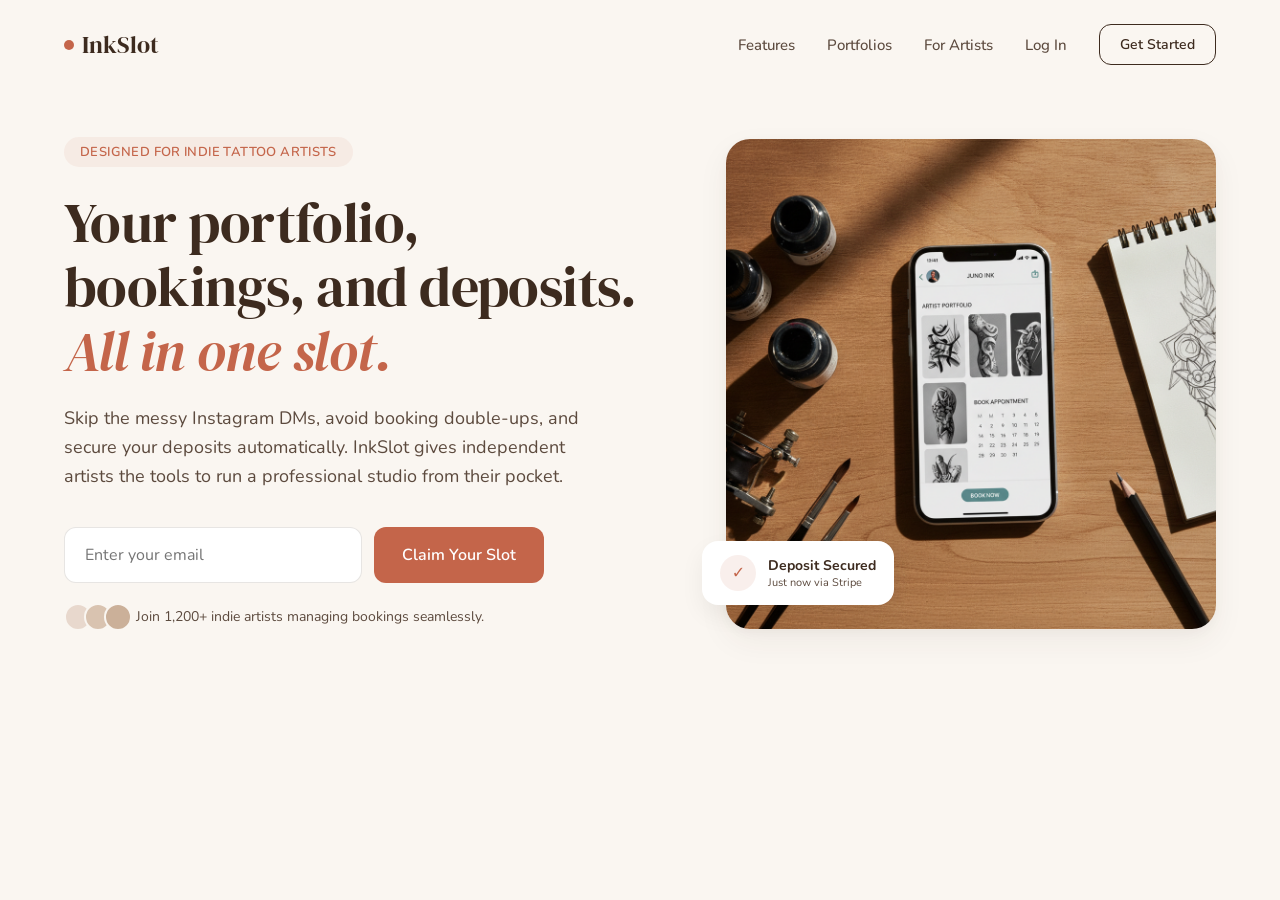
<file: hero.html>
<!DOCTYPE html>
<html lang="en">
<head>
    <meta charset="UTF-8">
    <meta name="viewport" content="width=device-width, initial-scale=1.0">
    <title>InkSlot — Hero Section Preview</title>
    <!-- Import Brand Fonts -->
    <link rel="preconnect" href="https://fonts.googleapis.com">
    <link rel="preconnect" href="https://fonts.gstatic.com" crossorigin>
    <link href="https://fonts.googleapis.com/css2?family=DM+Serif+Display:ital@0;1&family=Nunito:wght@400;500;600;700&display=swap" rel="stylesheet">
    <style>
        /* CSS Reset & Variable Tokens based on Warm Organic Brand Guidelines */
        :root {
            --bg-color: #FAF6F1;
            --text-color: #3D2B1F;
            --text-muted: #5C4A3E;
            --accent-color: #C4654A;
            --accent-hover: #A35038;
            --card-bg: #FFFFFF;
            --font-heading: 'DM Serif Display', Georgia, serif;
            --font-body: 'Nunito', system-ui, sans-serif;
            --radius-lg: 24px;
            --radius-md: 12px;
            --shadow-soft: 0 12px 32px rgba(61, 43, 31, 0.06), 0 4px 12px rgba(61, 43, 31, 0.03);
            --transition: all 0.3s cubic-bezier(0.16, 1, 0.3, 1);
        }

        * {
            box-sizing: border-box;
            margin: 0;
            padding: 0;
        }

        body {
            background-color: var(--bg-color);
            color: var(--text-color);
            font-family: var(--font-body);
            -webkit-font-smoothing: antialiased;
            -moz-osx-font-smoothing: grayscale;
            overflow-x: hidden;
        }

        /* Container & Grid Layout */
        .hero-container {
            max-width: 1200px;
            margin: 0 auto;
            padding: 0 24px;
        }

        /* Navigation Bar style for context */
        .navbar {
            display: flex;
            align-items: center;
            justify-content: space-between;
            padding: 24px 0;
            margin-bottom: 48px;
        }

        .logo {
            font-family: var(--font-heading);
            font-size: 24px;
            font-weight: 400;
            color: var(--text-color);
            text-decoration: none;
            display: flex;
            align-items: center;
            gap: 8px;
        }

        .logo-dot {
            width: 10px;
            height: 10px;
            background-color: var(--accent-color);
            border-radius: 50%;
            display: inline-block;
        }

        .nav-links {
            display: flex;
            gap: 32px;
            align-items: center;
        }

        .nav-link {
            color: var(--text-muted);
            text-decoration: none;
            font-weight: 500;
            font-size: 15px;
            transition: var(--transition);
        }

        .nav-link:hover {
            color: var(--accent-color);
        }

        .btn-nav {
            background-color: transparent;
            color: var(--text-color);
            border: 1.5px solid var(--text-color);
            padding: 10px 20px;
            border-radius: var(--radius-md);
            font-weight: 600;
            font-size: 14px;
            cursor: pointer;
            transition: var(--transition);
            text-decoration: none;
        }

        .btn-nav:hover {
            background-color: var(--text-color);
            color: var(--bg-color);
        }

        /* Hero Wrapper */
        .hero-grid {
            display: grid;
            grid-template-columns: 1.1fr 0.9fr;
            gap: 64px;
            align-items: center;
            padding-bottom: 96px;
        }

        @media (max-width: 968px) {
            .hero-grid {
                grid-template-columns: 1fr;
                gap: 48px;
                text-align: center;
                padding-bottom: 64px;
            }
            .navbar {
                margin-bottom: 24px;
            }
            .nav-links {
                display: none; /* Keep simple mobile behavior */
            }
        }

        /* Left Side Text Content */
        .hero-content {
            display: flex;
            flex-direction: column;
            align-items: flex-start;
        }

        @media (max-width: 968px) {
            .hero-content {
                align-items: center;
            }
        }

        /* Tagline Badge */
        .badge {
            background-color: rgba(196, 101, 74, 0.08);
            color: var(--accent-color);
            font-weight: 600;
            font-size: 13px;
            padding: 6px 16px;
            border-radius: 100px;
            letter-spacing: 0.03em;
            margin-bottom: 24px;
            text-transform: uppercase;
        }

        /* Headline with elegant serif typeface */
        .hero-title {
            font-family: var(--font-heading);
            font-size: 56px;
            line-height: 1.15;
            font-weight: 400;
            margin-bottom: 20px;
            letter-spacing: -0.01em;
        }

        .hero-title span {
            color: var(--accent-color);
            font-style: italic;
        }

        @media (max-width: 640px) {
            .hero-title {
                font-size: 40px;
            }
        }

        /* Subheading paragraph */
        .hero-subtitle {
            font-size: 18px;
            line-height: 1.6;
            color: var(--text-muted);
            margin-bottom: 36px;
            max-width: 520px;
        }

        /* Action Form (Direct Input & Button) */
        .hero-action-group {
            display: flex;
            gap: 12px;
            width: 100%;
            max-width: 480px;
            margin-bottom: 20px;
        }

        @media (max-width: 640px) {
            .hero-action-group {
                flex-direction: column;
                gap: 12px;
            }
        }

        .input-field {
            flex-grow: 1;
            background-color: #FFFFFF;
            border: 1px solid rgba(61, 43, 31, 0.12);
            padding: 16px 20px;
            border-radius: var(--radius-md);
            font-family: var(--font-body);
            font-size: 16px;
            color: var(--text-color);
            transition: var(--transition);
            outline: none;
        }

        .input-field:focus {
            border-color: var(--accent-color);
            box-shadow: 0 0 0 4px rgba(196, 101, 74, 0.1);
        }

        .btn-primary {
            background-color: var(--accent-color);
            color: #FFFFFF;
            border: none;
            padding: 16px 28px;
            border-radius: var(--radius-md);
            font-family: var(--font-body);
            font-size: 16px;
            font-weight: 600;
            cursor: pointer;
            transition: var(--transition);
            text-decoration: none;
            white-space: nowrap;
        }

        .btn-primary:hover {
            background-color: var(--accent-hover);
            transform: translateY(-1px);
        }

        /* Social proof micro-copy */
        .hero-microcopy {
            font-size: 14px;
            color: var(--text-muted);
            display: flex;
            align-items: center;
            gap: 12px;
        }

        .avatar-group {
            display: flex;
            align-items: center;
        }

        .avatar {
            width: 28px;
            height: 28px;
            border-radius: 50%;
            border: 2px solid var(--bg-color);
            margin-right: -8px;
            background-color: #DDD;
        }

        /* Right Side Image Showcase */
        .hero-visual {
            position: relative;
            width: 100%;
            max-width: 520px;
            margin: 0 auto;
        }

        .hero-frame {
            border-radius: var(--radius-lg);
            overflow: hidden;
            box-shadow: var(--shadow-soft);
            background-color: var(--card-bg);
            transition: var(--transition);
            line-height: 0;
        }

        .hero-frame:hover {
            transform: translateY(-4px);
            box-shadow: 0 20px 40px rgba(61, 43, 31, 0.1);
        }

        .hero-frame img {
            width: 100%;
            height: auto;
            display: block;
        }

        /* Tiny floating card overlay for interactive design layer */
        .floating-badge {
            position: absolute;
            background-color: var(--card-bg);
            padding: 14px 18px;
            border-radius: 16px;
            box-shadow: 0 10px 24px rgba(0,0,0,0.06);
            display: flex;
            align-items: center;
            gap: 12px;
            bottom: 24px;
            left: -24px;
            animation: float 4s ease-in-out infinite alternate;
        }

        @media (max-width: 1024px) {
            .floating-badge {
                display: none;
            }
        }

        .floating-badge-icon {
            background-color: rgba(196, 101, 74, 0.1);
            color: var(--accent-color);
            width: 36px;
            height: 36px;
            border-radius: 50%;
            display: flex;
            align-items: center;
            justify-content: center;
            font-weight: bold;
        }

        .floating-badge-text {
            display: flex;
            flex-direction: column;
        }

        .floating-badge-title {
            font-size: 14px;
            font-weight: 700;
            color: var(--text-color);
        }

        .floating-badge-subtitle {
            font-size: 11px;
            color: var(--text-muted);
        }

        @keyframes float {
            0% { transform: translateY(0); }
            100% { transform: translateY(-10px); }
        }
    </style>
</head>
<body>

    <div class="hero-container">
        <!-- Minimalist Navbar for Complete Hero Context -->
        <header class="navbar">
            <a href="#home" class="logo">
                <span class="logo-dot"></span>InkSlot
            </a>
            <nav class="nav-links">
                <a href="#features" class="nav-link">Features</a>
                <a href="#portfolio" class="nav-link">Portfolios</a>
                <a href="#pricing" class="nav-link">For Artists</a>
                <a href="#login" class="nav-link">Log In</a>
                <a href="#signup" class="btn-nav">Get Started</a>
            </nav>
        </header>

        <!-- Main Hero Section -->
        <main class="hero-grid">
            <div class="hero-content">
                <div class="badge">Designed for Indie Tattoo Artists</div>
                <h1 class="hero-title">Your portfolio, bookings, and deposits. <span>All in one slot.</span></h1>
                <p class="hero-subtitle">
                    Skip the messy Instagram DMs, avoid booking double-ups, and secure your deposits automatically. InkSlot gives independent artists the tools to run a professional studio from their pocket.
                </p>
                
                <!-- Call to Action Area -->
                <form class="hero-action-group" onsubmit="event.preventDefault(); alert('Welcome to InkSlot! Booking flow initialized.');">
                    <input type="email" placeholder="Enter your email" class="input-field" required>
                    <button type="submit" class="btn-primary">Claim Your Slot</button>
                </form>

                <div class="hero-microcopy">
                    <div class="avatar-group">
                        <div class="avatar" style="background: #E8D8CD;"></div>
                        <div class="avatar" style="background: #D9C3B0;"></div>
                        <div class="avatar" style="background: #CBB099;"></div>
                    </div>
                    <span>Join 1,200+ indie artists managing bookings seamlessly.</span>
                </div>
            </div>

            <!-- Hero Image Showcase -->
            <div class="hero-visual">
                <div class="hero-frame">
                    <img src="images/a-sleek-mobile-app-interface-mockup-show.png" alt="InkSlot portfolio and booking interface layout" />
                </div>
                <!-- Interactive Floating Asset Badge -->
                <div class="floating-badge">
                    <div class="floating-badge-icon">✓</div>
                    <div class="floating-badge-text">
                        <span class="floating-badge-title">Deposit Secured</span>
                        <span class="floating-badge-subtitle">Just now via Stripe</span>
                    </div>
                </div>
            </div>
        </main>
    </div>

</body>
</html>
</file>
